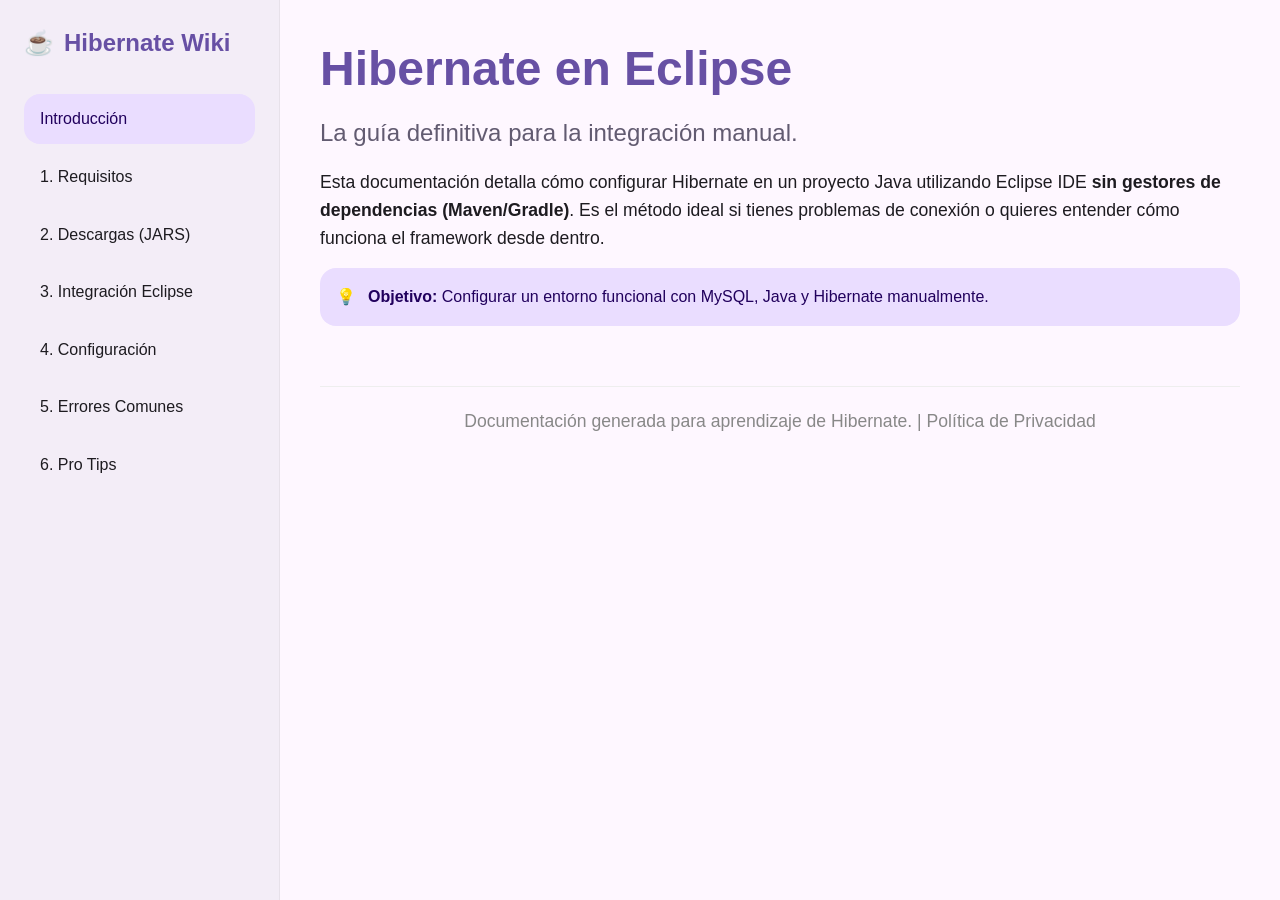
<file: guia-hibernate/index.html>
<!DOCTYPE html>
<html lang="es">

<head>
    <meta charset="UTF-8">
    <meta name="viewport" content="width=device-width, initial-scale=1.0">
    <title>Guía Hibernate + Eclipse | Introducción</title>
    <link rel="stylesheet" href="css/style.css">
</head>

<body>

    <div class="app-container">
        <!-- SIDEBAR -->
        <nav class="sidebar">
            <div class="brand">
                <span>☕</span> Hibernate Wiki
            </div>
            <a href="index.html" class="nav-link active">Introducción</a>
            <a href="requisitos.html" class="nav-link">1. Requisitos</a>
            <a href="descargas.html" class="nav-link">2. Descargas (JARS)</a>
            <a href="integracion.html" class="nav-link">3. Integración Eclipse</a>
            <a href="configuracion.html" class="nav-link">4. Configuración</a>
            <a href="errores.html" class="nav-link">5. Errores Comunes</a>
            <a href="tips.html" class="nav-link">6. Pro Tips</a>

        </nav>

        <!-- MAIN CONTENT -->
        <main class="main-content">

            <section id="intro">
                <h1>Hibernate en Eclipse</h1>
                <p style="font-size: 1.5rem; color: var(--md-sys-color-secondary);">La guía definitiva para la
                    integración manual.</p>
                <p>Esta documentación detalla cómo configurar Hibernate en un proyecto Java utilizando Eclipse IDE
                    <strong>sin gestores de dependencias (Maven/Gradle)</strong>. Es el método ideal si tienes problemas
                    de conexión o quieres entender cómo funciona el framework desde dentro.
                </p>

                <div class="alert alert-info">
                    <span>💡</span>
                    <div>
                        <strong>Objetivo:</strong> Configurar un entorno funcional con MySQL, Java y Hibernate
                        manualmente.
                    </div>
                </div>
            </section>

            <footer
                style="margin-top: 60px; padding: 20px; text-align: center; color: #888; border-top: 1px solid #eee;">
                <p>Documentación generada para aprendizaje de Hibernate. | <a href="politica.html"
                        style="color: inherit;">Política de Privacidad</a></p>
            </footer>

        </main>
    </div>

    <script src="js/script.js"></script>

</body>

</html>
</file>
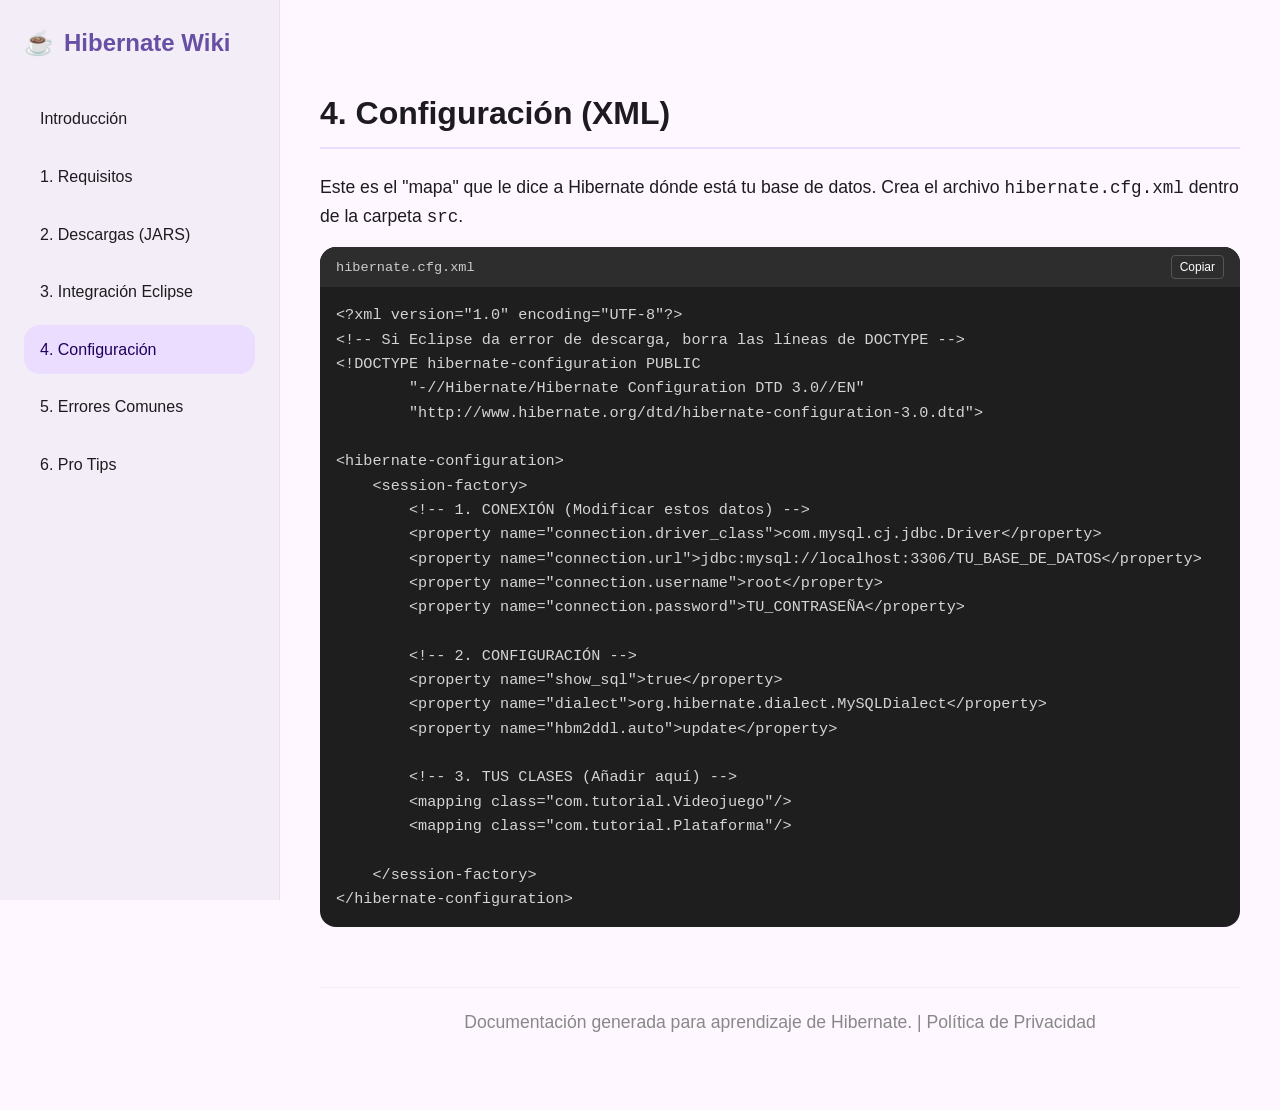
<file: guia-hibernate/configuracion.html>
<!DOCTYPE html>
<html lang="es">

<head>
    <meta charset="UTF-8">
    <meta name="viewport" content="width=device-width, initial-scale=1.0">
    <title>Guía Hibernate + Eclipse | Configuración</title>
    <link rel="stylesheet" href="css/style.css">
</head>

<body>

    <div class="app-container">
        <!-- SIDEBAR -->
        <nav class="sidebar">
            <div class="brand">
                <span>☕</span> Hibernate Wiki
            </div>
            <a href="index.html" class="nav-link">Introducción</a>
            <a href="requisitos.html" class="nav-link">1. Requisitos</a>
            <a href="descargas.html" class="nav-link">2. Descargas (JARS)</a>
            <a href="integracion.html" class="nav-link">3. Integración Eclipse</a>
            <a href="configuracion.html" class="nav-link active">4. Configuración</a>
            <a href="errores.html" class="nav-link">5. Errores Comunes</a>
            <a href="tips.html" class="nav-link">6. Pro Tips</a>

        </nav>

        <!-- MAIN CONTENT -->
        <main class="main-content">

            <section id="configuracion">
                <h2>4. Configuración (XML)</h2>
                <p>Este es el "mapa" que le dice a Hibernate dónde está tu base de datos. Crea el archivo
                    <code>hibernate.cfg.xml</code> dentro de la carpeta <code>src</code>.
                </p>

                <div class="code-container">
                    <div class="code-header">
                        <span>hibernate.cfg.xml</span>
                        <button class="copy-btn" onclick="copyCode('xml-code')">Copiar</button>
                    </div>
                    <pre id="xml-code">&lt;?xml version="1.0" encoding="UTF-8"?&gt;
&lt;!-- Si Eclipse da error de descarga, borra las líneas de DOCTYPE --&gt;
&lt;!DOCTYPE hibernate-configuration PUBLIC
        "-//Hibernate/Hibernate Configuration DTD 3.0//EN"
        "http://www.hibernate.org/dtd/hibernate-configuration-3.0.dtd"&gt;
        
&lt;hibernate-configuration&gt;
    &lt;session-factory&gt;
        &lt;!-- 1. CONEXIÓN (Modificar estos datos) --&gt;
        &lt;property name="connection.driver_class"&gt;com.mysql.cj.jdbc.Driver&lt;/property&gt;
        &lt;property name="connection.url"&gt;jdbc:mysql://localhost:3306/TU_BASE_DE_DATOS&lt;/property&gt;
        &lt;property name="connection.username"&gt;root&lt;/property&gt;
        &lt;property name="connection.password"&gt;TU_CONTRASEÑA&lt;/property&gt;

        &lt;!-- 2. CONFIGURACIÓN --&gt;
        &lt;property name="show_sql"&gt;true&lt;/property&gt;
        &lt;property name="dialect"&gt;org.hibernate.dialect.MySQLDialect&lt;/property&gt;
        &lt;property name="hbm2ddl.auto"&gt;update&lt;/property&gt;

        &lt;!-- 3. TUS CLASES (Añadir aquí) --&gt;
        &lt;mapping class="com.tutorial.Videojuego"/&gt;
        &lt;mapping class="com.tutorial.Plataforma"/&gt;
        
    &lt;/session-factory&gt;
&lt;/hibernate-configuration&gt;</pre>
                </div>
            </section>

            <footer
                style="margin-top: 60px; padding: 20px; text-align: center; color: #888; border-top: 1px solid #eee;">
                <p>Documentación generada para aprendizaje de Hibernate. | <a href="politica.html"
                        style="color: inherit;">Política de Privacidad</a></p>
            </footer>

        </main>
    </div>

    <script src="js/script.js"></script>

</body>

</html>
</file>
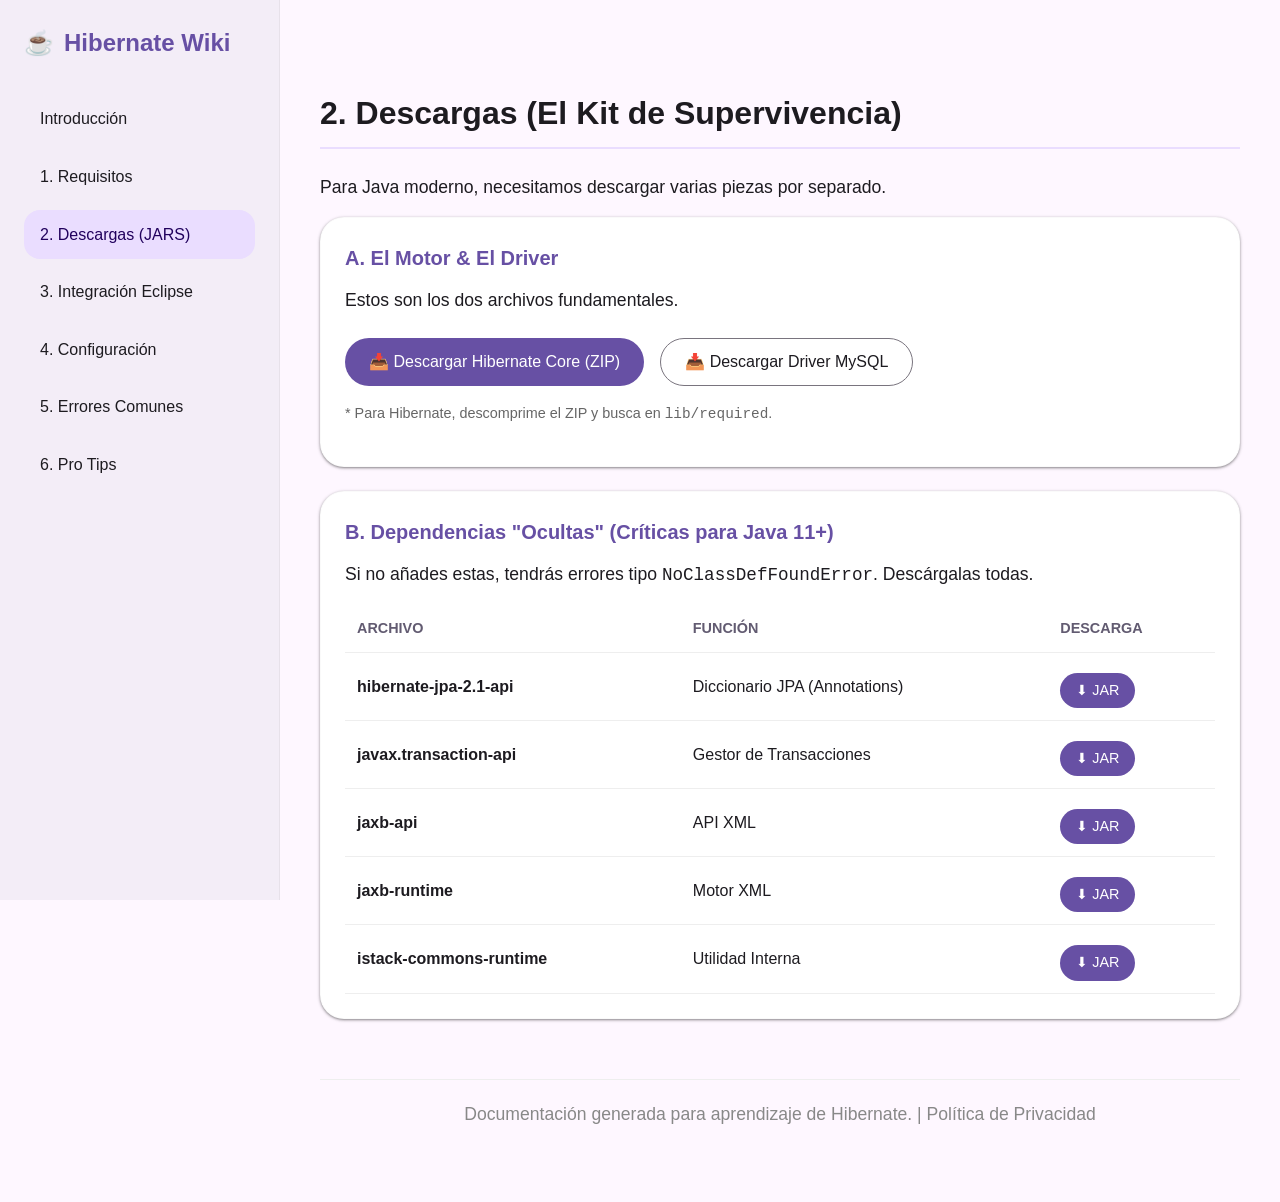
<file: guia-hibernate/descargas.html>
<!DOCTYPE html>
<html lang="es">

<head>
    <meta charset="UTF-8">
    <meta name="viewport" content="width=device-width, initial-scale=1.0">
    <title>Guía Hibernate + Eclipse | Descargas</title>
    <link rel="stylesheet" href="css/style.css">
</head>

<body>

    <div class="app-container">
        <!-- SIDEBAR -->
        <nav class="sidebar">
            <div class="brand">
                <span>☕</span> Hibernate Wiki
            </div>
            <a href="index.html" class="nav-link">Introducción</a>
            <a href="requisitos.html" class="nav-link">1. Requisitos</a>
            <a href="descargas.html" class="nav-link active">2. Descargas (JARS)</a>
            <a href="integracion.html" class="nav-link">3. Integración Eclipse</a>
            <a href="configuracion.html" class="nav-link">4. Configuración</a>
            <a href="errores.html" class="nav-link">5. Errores Comunes</a>
            <a href="tips.html" class="nav-link">6. Pro Tips</a>

        </nav>

        <!-- MAIN CONTENT -->
        <main class="main-content">

            <section id="descargas">
                <h2>2. Descargas (El Kit de Supervivencia)</h2>
                <p>Para Java moderno, necesitamos descargar varias piezas por separado.</p>

                <div class="card">
                    <div class="card-title">A. El Motor & El Driver</div>
                    <p>Estos son los dos archivos fundamentales.</p>
                    <div style="display: flex; gap: 16px; flex-wrap: wrap;">
                        <a href="https://sourceforge.net/projects/hibernate/files/hibernate-orm/" target="_blank"
                            class="btn">
                            📥 Descargar Hibernate Core (ZIP)
                        </a>
                        <a href="https://dev.mysql.com/downloads/connector/j/" target="_blank" class="btn btn-outline">
                            📥 Descargar Driver MySQL
                        </a>
                    </div>
                    <p style="margin-top: 16px; font-size: 0.9rem; color: #666;">* Para Hibernate, descomprime el ZIP y
                        busca en <code>lib/required</code>.</p>
                </div>

                <div class="card">
                    <div class="card-title">B. Dependencias "Ocultas" (Críticas para Java 11+)</div>
                    <p>Si no añades estas, tendrás errores tipo <code>NoClassDefFoundError</code>. Descárgalas todas.
                    </p>

                    <table class="download-table">
                        <thead>
                            <tr>
                                <th>Archivo</th>
                                <th>Función</th>
                                <th>Descarga</th>
                            </tr>
                        </thead>
                        <tbody>
                            <tr>
                                <td><strong>hibernate-jpa-2.1-api</strong></td>
                                <td>Diccionario JPA (Annotations)</td>
                                <td><a href="https://repo1.maven.org/maven2/org/hibernate/javax/persistence/hibernate-jpa-2.1-api/1.0.0.Final/hibernate-jpa-2.1-api-1.0.0.Final.jar"
                                        class="btn btn-small">⬇ JAR</a></td>
                            </tr>
                            <tr>
                                <td><strong>javax.transaction-api</strong></td>
                                <td>Gestor de Transacciones</td>
                                <td><a href="https://repo1.maven.org/maven2/javax/transaction/javax.transaction-api/1.3/javax.transaction-api-1.3.jar"
                                        class="btn btn-small">⬇ JAR</a></td>
                            </tr>
                            <tr>
                                <td><strong>jaxb-api</strong></td>
                                <td>API XML</td>
                                <td><a href="https://repo1.maven.org/maven2/javax/xml/bind/jaxb-api/2.3.1/jaxb-api-2.3.1.jar"
                                        class="btn btn-small">⬇ JAR</a></td>
                            </tr>
                            <tr>
                                <td><strong>jaxb-runtime</strong></td>
                                <td>Motor XML</td>
                                <td><a href="https://repo1.maven.org/maven2/org/glassfish/jaxb/jaxb-runtime/2.3.1/jaxb-runtime-2.3.1.jar"
                                        class="btn btn-small">⬇ JAR</a></td>
                            </tr>
                            <tr>
                                <td><strong>istack-commons-runtime</strong></td>
                                <td>Utilidad Interna</td>
                                <td><a href="https://repo1.maven.org/maven2/com/sun/istack/istack-commons-runtime/3.0.7/istack-commons-runtime-3.0.7.jar"
                                        class="btn btn-small">⬇ JAR</a></td>
                            </tr>
                        </tbody>
                    </table>
                </div>
            </section>

            <footer
                style="margin-top: 60px; padding: 20px; text-align: center; color: #888; border-top: 1px solid #eee;">
                <p>Documentación generada para aprendizaje de Hibernate. | <a href="politica.html"
                        style="color: inherit;">Política de Privacidad</a></p>
            </footer>

        </main>
    </div>

    <script src="js/script.js"></script>

</body>

</html>
</file>
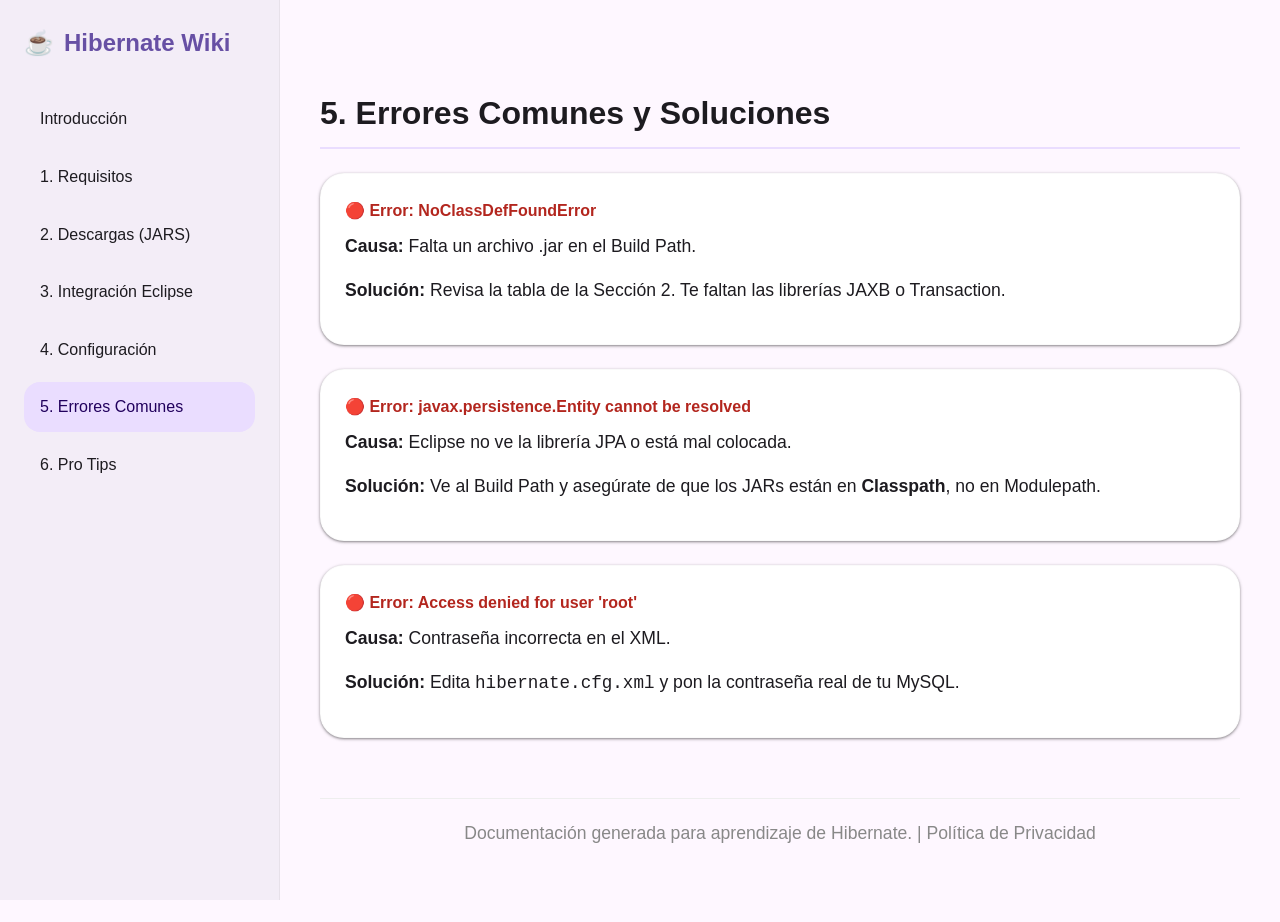
<file: guia-hibernate/errores.html>
<!DOCTYPE html>
<html lang="es">

<head>
    <meta charset="UTF-8">
    <meta name="viewport" content="width=device-width, initial-scale=1.0">
    <title>Guía Hibernate + Eclipse | Errores</title>
    <link rel="stylesheet" href="css/style.css">
</head>

<body>

    <div class="app-container">
        <!-- SIDEBAR -->
        <nav class="sidebar">
            <div class="brand">
                <span>☕</span> Hibernate Wiki
            </div>
            <a href="index.html" class="nav-link">Introducción</a>
            <a href="requisitos.html" class="nav-link">1. Requisitos</a>
            <a href="descargas.html" class="nav-link">2. Descargas (JARS)</a>
            <a href="integracion.html" class="nav-link">3. Integración Eclipse</a>
            <a href="configuracion.html" class="nav-link">4. Configuración</a>
            <a href="errores.html" class="nav-link active">5. Errores Comunes</a>
            <a href="tips.html" class="nav-link">6. Pro Tips</a>

        </nav>

        <!-- MAIN CONTENT -->
        <main class="main-content">

            <section id="errores">
                <h2>5. Errores Comunes y Soluciones</h2>

                <div class="card">
                    <div style="color: var(--md-sys-color-error); font-weight: bold; margin-bottom: 8px;">🔴 Error:
                        NoClassDefFoundError</div>
                    <p><strong>Causa:</strong> Falta un archivo .jar en el Build Path.</p>
                    <p><strong>Solución:</strong> Revisa la tabla de la Sección 2. Te faltan las librerías JAXB o
                        Transaction.</p>
                </div>

                <div class="card">
                    <div style="color: var(--md-sys-color-error); font-weight: bold; margin-bottom: 8px;">🔴 Error:
                        javax.persistence.Entity cannot be resolved</div>
                    <p><strong>Causa:</strong> Eclipse no ve la librería JPA o está mal colocada.</p>
                    <p><strong>Solución:</strong> Ve al Build Path y asegúrate de que los JARs están en
                        <strong>Classpath</strong>, no en Modulepath.
                    </p>
                </div>

                <div class="card">
                    <div style="color: var(--md-sys-color-error); font-weight: bold; margin-bottom: 8px;">🔴 Error:
                        Access denied for user 'root'</div>
                    <p><strong>Causa:</strong> Contraseña incorrecta en el XML.</p>
                    <p><strong>Solución:</strong> Edita <code>hibernate.cfg.xml</code> y pon la contraseña real de tu
                        MySQL.</p>
                </div>
            </section>

            <footer
                style="margin-top: 60px; padding: 20px; text-align: center; color: #888; border-top: 1px solid #eee;">
                <p>Documentación generada para aprendizaje de Hibernate. | <a href="politica.html"
                        style="color: inherit;">Política de Privacidad</a></p>
            </footer>

        </main>
    </div>

    <script src="js/script.js"></script>

</body>

</html>
</file>
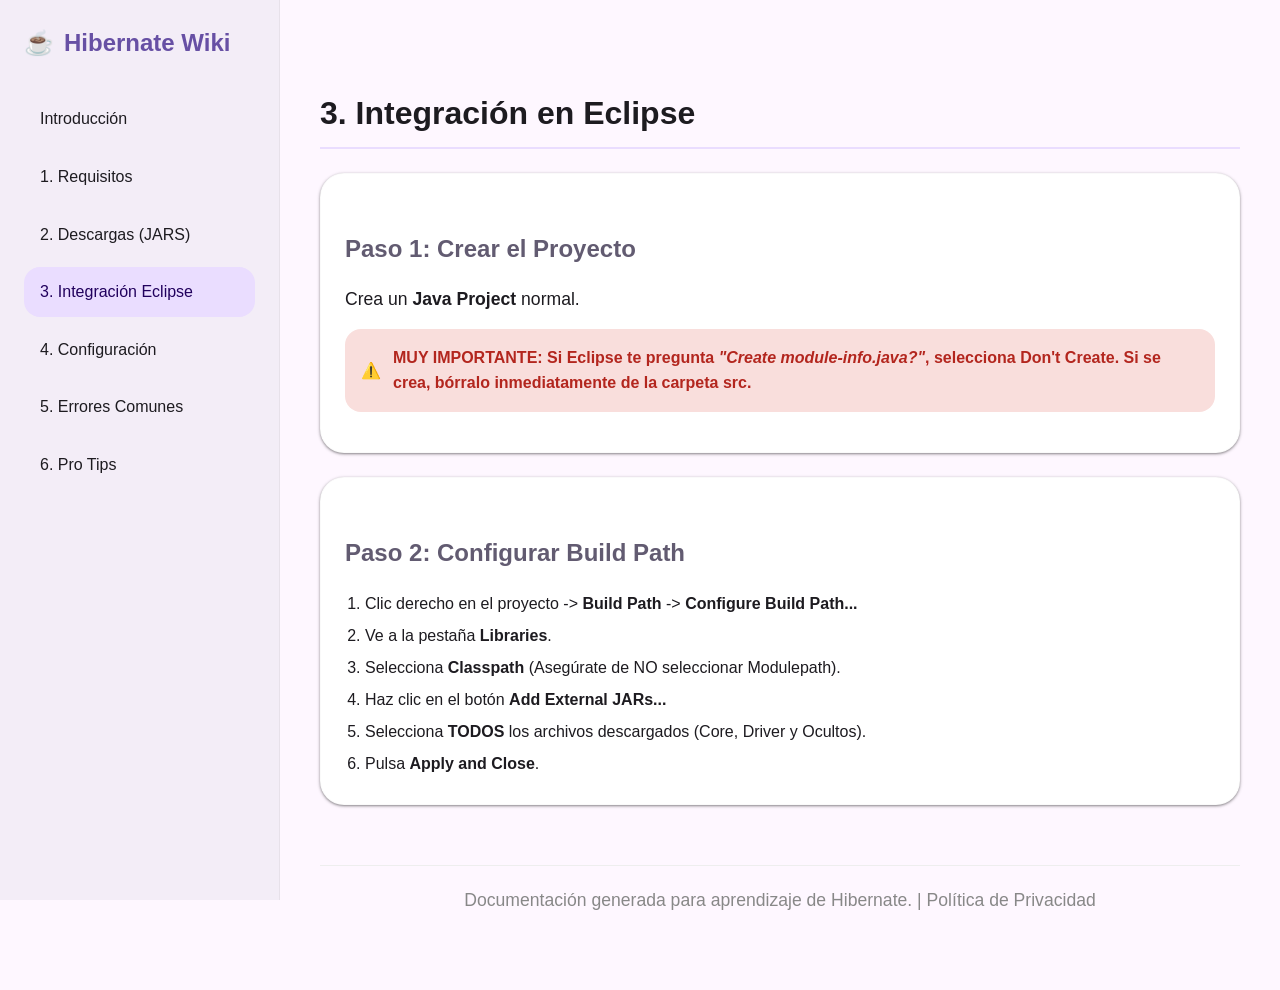
<file: guia-hibernate/integracion.html>
<!DOCTYPE html>
<html lang="es">

<head>
    <meta charset="UTF-8">
    <meta name="viewport" content="width=device-width, initial-scale=1.0">
    <title>Guía Hibernate + Eclipse | Integración</title>
    <link rel="stylesheet" href="css/style.css">
</head>

<body>

    <div class="app-container">
        <!-- SIDEBAR -->
        <nav class="sidebar">
            <div class="brand">
                <span>☕</span> Hibernate Wiki
            </div>
            <a href="index.html" class="nav-link">Introducción</a>
            <a href="requisitos.html" class="nav-link">1. Requisitos</a>
            <a href="descargas.html" class="nav-link">2. Descargas (JARS)</a>
            <a href="integracion.html" class="nav-link active">3. Integración Eclipse</a>
            <a href="configuracion.html" class="nav-link">4. Configuración</a>
            <a href="errores.html" class="nav-link">5. Errores Comunes</a>
            <a href="tips.html" class="nav-link">6. Pro Tips</a>

        </nav>

        <!-- MAIN CONTENT -->
        <main class="main-content">

            <section id="integracion">
                <h2>3. Integración en Eclipse</h2>

                <div class="card">
                    <h3>Paso 1: Crear el Proyecto</h3>
                    <p>Crea un <strong>Java Project</strong> normal.</p>
                    <div class="alert alert-error">
                        <span>⚠️</span>
                        <div>
                            <strong>MUY IMPORTANTE:</strong> Si Eclipse te pregunta <em>"Create module-info.java?"</em>,
                            selecciona <strong>Don't Create</strong>. Si se crea, bórralo inmediatamente de la carpeta
                            src.
                        </div>
                    </div>
                </div>

                <div class="card">
                    <h3>Paso 2: Configurar Build Path</h3>
                    <ol style="padding-left: 20px; line-height: 2;">
                        <li>Clic derecho en el proyecto -> <strong>Build Path</strong> -> <strong>Configure Build
                                Path...</strong></li>
                        <li>Ve a la pestaña <strong>Libraries</strong>.</li>
                        <li>Selecciona <strong>Classpath</strong> (Asegúrate de NO seleccionar Modulepath).</li>
                        <li>Haz clic en el botón <strong>Add External JARs...</strong></li>
                        <li>Selecciona <strong>TODOS</strong> los archivos descargados (Core, Driver y Ocultos).</li>
                        <li>Pulsa <strong>Apply and Close</strong>.</li>
                    </ol>
                </div>
            </section>

            <footer
                style="margin-top: 60px; padding: 20px; text-align: center; color: #888; border-top: 1px solid #eee;">
                <p>Documentación generada para aprendizaje de Hibernate. | <a href="politica.html"
                        style="color: inherit;">Política de Privacidad</a></p>
            </footer>

        </main>
    </div>

    <script src="js/script.js"></script>

</body>

</html>
</file>
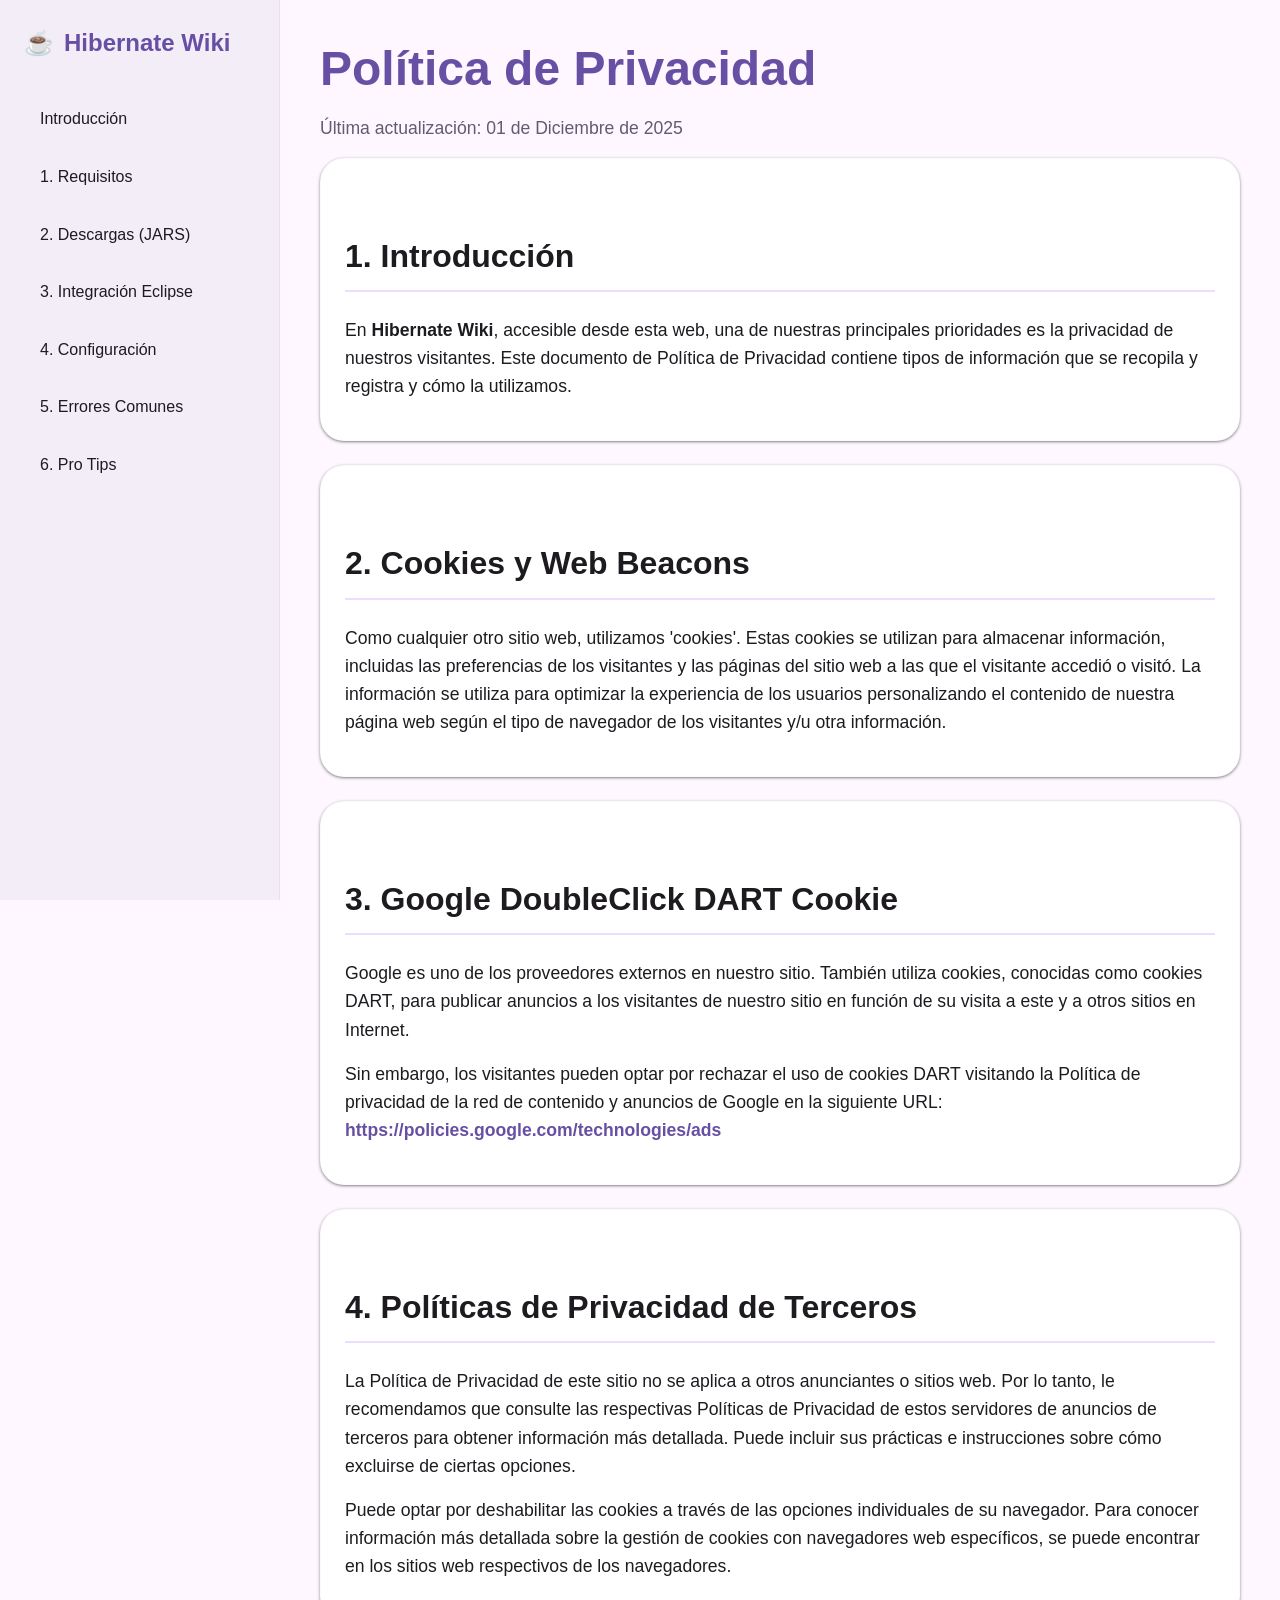
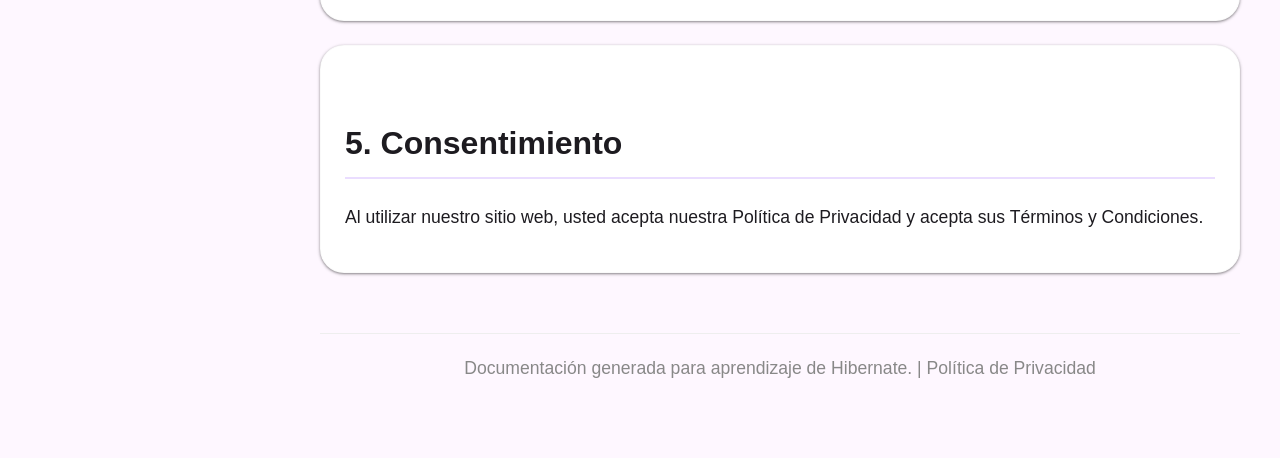
<file: guia-hibernate/politica.html>
<!DOCTYPE html>
<html lang="es">

<head>
    <meta charset="UTF-8">
    <meta name="viewport" content="width=device-width, initial-scale=1.0">
    <title>Guía Hibernate + Eclipse | Política de Privacidad</title>
    <link rel="stylesheet" href="css/style.css">
</head>

<body>

    <div class="app-container">
        <!-- SIDEBAR -->
        <nav class="sidebar">
            <div class="brand">
                <span>☕</span> Hibernate Wiki
            </div>
            <a href="index.html" class="nav-link">Introducción</a>
            <a href="requisitos.html" class="nav-link">1. Requisitos</a>
            <a href="descargas.html" class="nav-link">2. Descargas (JARS)</a>
            <a href="integracion.html" class="nav-link">3. Integración Eclipse</a>
            <a href="configuracion.html" class="nav-link">4. Configuración</a>
            <a href="errores.html" class="nav-link">5. Errores Comunes</a>
            <a href="tips.html" class="nav-link">6. Pro Tips</a>

        </nav>

        <!-- MAIN CONTENT -->
        <main class="main-content">

            <section id="politica">
                <h1>Política de Privacidad</h1>
                <p style="font-size: 1.1rem; color: var(--md-sys-color-secondary);">Última actualización: 01 de
                    Diciembre de 2025</p>

                <div class="card">
                    <h2>1. Introducción</h2>
                    <p>En <strong>Hibernate Wiki</strong>, accesible desde esta web, una de nuestras principales
                        prioridades es la privacidad de nuestros visitantes. Este documento de Política de Privacidad
                        contiene tipos de información que se recopila y registra y cómo la utilizamos.</p>
                </div>

                <div class="card">
                    <h2>2. Cookies y Web Beacons</h2>
                    <p>Como cualquier otro sitio web, utilizamos 'cookies'. Estas cookies se utilizan para almacenar
                        información, incluidas las preferencias de los visitantes y las páginas del sitio web a las que
                        el visitante accedió o visitó. La información se utiliza para optimizar la experiencia de los
                        usuarios personalizando el contenido de nuestra página web según el tipo de navegador de los
                        visitantes y/u otra información.</p>
                </div>

                <div class="card">
                    <h2>3. Google DoubleClick DART Cookie</h2>
                    <p>Google es uno de los proveedores externos en nuestro sitio. También utiliza cookies, conocidas
                        como cookies DART, para publicar anuncios a los visitantes de nuestro sitio en función de su
                        visita a este y a otros sitios en Internet.</p>
                    <p>Sin embargo, los visitantes pueden optar por rechazar el uso de cookies DART visitando la
                        Política de privacidad de la red de contenido y anuncios de Google en la siguiente URL: <a
                            href="https://policies.google.com/technologies/ads" target="_blank"
                            style="color: var(--md-sys-color-primary); font-weight: bold;">https://policies.google.com/technologies/ads</a>
                    </p>
                </div>

                <div class="card">
                    <h2>4. Políticas de Privacidad de Terceros</h2>
                    <p>La Política de Privacidad de este sitio no se aplica a otros anunciantes o sitios web. Por lo
                        tanto, le recomendamos que consulte las respectivas Políticas de Privacidad de estos servidores
                        de anuncios de terceros para obtener información más detallada. Puede incluir sus prácticas e
                        instrucciones sobre cómo excluirse de ciertas opciones.</p>
                    <p>Puede optar por deshabilitar las cookies a través de las opciones individuales de su navegador.
                        Para conocer información más detallada sobre la gestión de cookies con navegadores web
                        específicos, se puede encontrar en los sitios web respectivos de los navegadores.</p>
                </div>

                <div class="card">
                    <h2>5. Consentimiento</h2>
                    <p>Al utilizar nuestro sitio web, usted acepta nuestra Política de Privacidad y acepta sus Términos
                        y Condiciones.</p>
                </div>
            </section>

            <footer
                style="margin-top: 60px; padding: 20px; text-align: center; color: #888; border-top: 1px solid #eee;">
                <p>Documentación generada para aprendizaje de Hibernate. | <a href="politica.html"
                        style="color: inherit;">Política de Privacidad</a></p>
            </footer>

        </main>
    </div>

    <script src="js/script.js"></script>

</body>

</html>
</file>
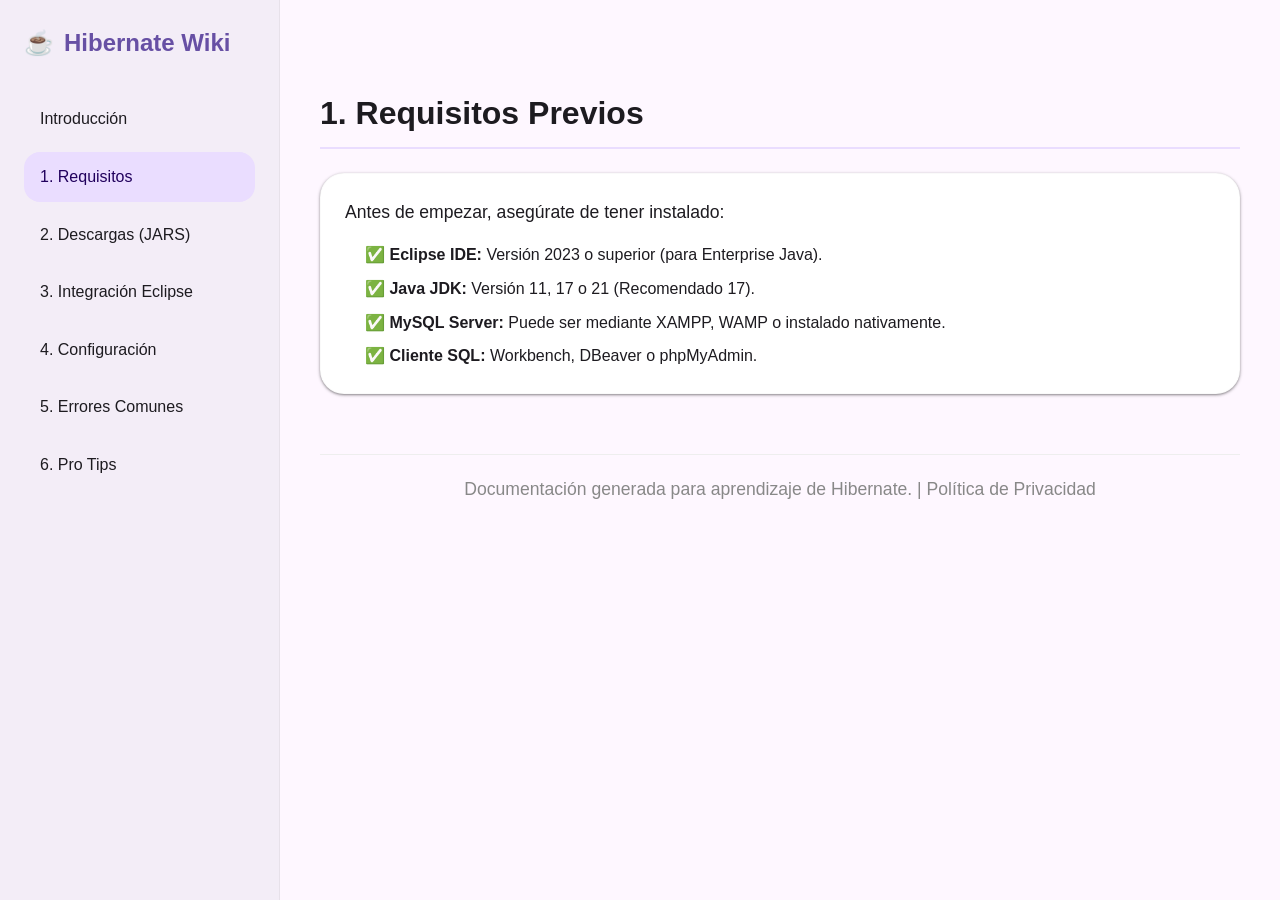
<file: guia-hibernate/requisitos.html>
<!DOCTYPE html>
<html lang="es">

<head>
    <meta charset="UTF-8">
    <meta name="viewport" content="width=device-width, initial-scale=1.0">
    <title>Guía Hibernate + Eclipse | Requisitos</title>
    <link rel="stylesheet" href="css/style.css">
</head>

<body>

    <div class="app-container">
        <!-- SIDEBAR -->
        <nav class="sidebar">
            <div class="brand">
                <span>☕</span> Hibernate Wiki
            </div>
            <a href="index.html" class="nav-link">Introducción</a>
            <a href="requisitos.html" class="nav-link active">1. Requisitos</a>
            <a href="descargas.html" class="nav-link">2. Descargas (JARS)</a>
            <a href="integracion.html" class="nav-link">3. Integración Eclipse</a>
            <a href="configuracion.html" class="nav-link">4. Configuración</a>
            <a href="errores.html" class="nav-link">5. Errores Comunes</a>
            <a href="tips.html" class="nav-link">6. Pro Tips</a>

        </nav>

        <!-- MAIN CONTENT -->
        <main class="main-content">

            <section id="requisitos">
                <h2>1. Requisitos Previos</h2>
                <div class="card">
                    <p>Antes de empezar, asegúrate de tener instalado:</p>
                    <ul style="padding-left: 20px;">
                        <li style="margin-bottom: 8px;">✅ <strong>Eclipse IDE:</strong> Versión 2023 o superior (para
                            Enterprise Java).</li>
                        <li style="margin-bottom: 8px;">✅ <strong>Java JDK:</strong> Versión 11, 17 o 21 (Recomendado
                            17).</li>
                        <li style="margin-bottom: 8px;">✅ <strong>MySQL Server:</strong> Puede ser mediante XAMPP, WAMP
                            o instalado nativamente.</li>
                        <li>✅ <strong>Cliente SQL:</strong> Workbench, DBeaver o phpMyAdmin.</li>
                    </ul>
                </div>
            </section>

            <footer
                style="margin-top: 60px; padding: 20px; text-align: center; color: #888; border-top: 1px solid #eee;">
                <p>Documentación generada para aprendizaje de Hibernate. | <a href="politica.html"
                        style="color: inherit;">Política de Privacidad</a></p>
            </footer>

        </main>
    </div>

    <script src="js/script.js"></script>

</body>

</html>
</file>
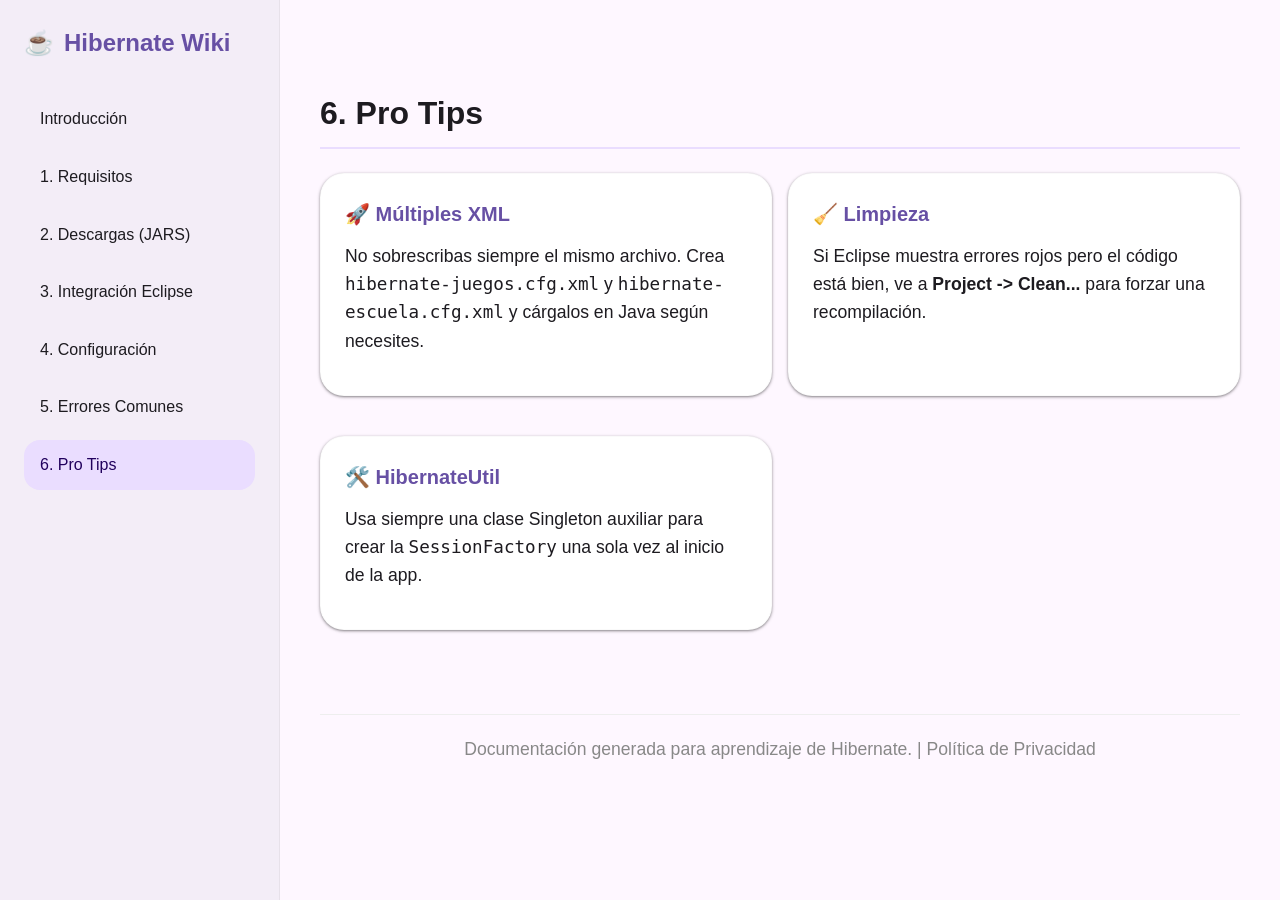
<file: guia-hibernate/tips.html>
<!DOCTYPE html>
<html lang="es">

<head>
    <meta charset="UTF-8">
    <meta name="viewport" content="width=device-width, initial-scale=1.0">
    <title>Guía Hibernate + Eclipse | Pro Tips</title>
    <link rel="stylesheet" href="css/style.css">
</head>

<body>

    <div class="app-container">
        <!-- SIDEBAR -->
        <nav class="sidebar">
            <div class="brand">
                <span>☕</span> Hibernate Wiki
            </div>
            <a href="index.html" class="nav-link">Introducción</a>
            <a href="requisitos.html" class="nav-link">1. Requisitos</a>
            <a href="descargas.html" class="nav-link">2. Descargas (JARS)</a>
            <a href="integracion.html" class="nav-link">3. Integración Eclipse</a>
            <a href="configuracion.html" class="nav-link">4. Configuración</a>
            <a href="errores.html" class="nav-link">5. Errores Comunes</a>
            <a href="tips.html" class="nav-link active">6. Pro Tips</a>

        </nav>

        <!-- MAIN CONTENT -->
        <main class="main-content">

            <section id="pro-tips">
                <h2>6. Pro Tips</h2>
                <div style="display: grid; grid-template-columns: repeat(auto-fit, minmax(300px, 1fr)); gap: 16px;">
                    <div class="card">
                        <div class="card-title">🚀 Múltiples XML</div>
                        <p>No sobrescribas siempre el mismo archivo. Crea <code>hibernate-juegos.cfg.xml</code> y
                            <code>hibernate-escuela.cfg.xml</code> y cárgalos en Java según necesites.
                        </p>
                    </div>
                    <div class="card">
                        <div class="card-title">🧹 Limpieza</div>
                        <p>Si Eclipse muestra errores rojos pero el código está bien, ve a <strong>Project ->
                                Clean...</strong> para forzar una recompilación.</p>
                    </div>
                    <div class="card">
                        <div class="card-title">🛠️ HibernateUtil</div>
                        <p>Usa siempre una clase Singleton auxiliar para crear la <code>SessionFactory</code> una sola
                            vez al inicio de la app.</p>
                    </div>
                </div>
            </section>

            <footer
                style="margin-top: 60px; padding: 20px; text-align: center; color: #888; border-top: 1px solid #eee;">
                <p>Documentación generada para aprendizaje de Hibernate. | <a href="politica.html"
                        style="color: inherit;">Política de Privacidad</a></p>
            </footer>

        </main>
    </div>

    <script src="js/script.js"></script>

</body>

</html>
</file>
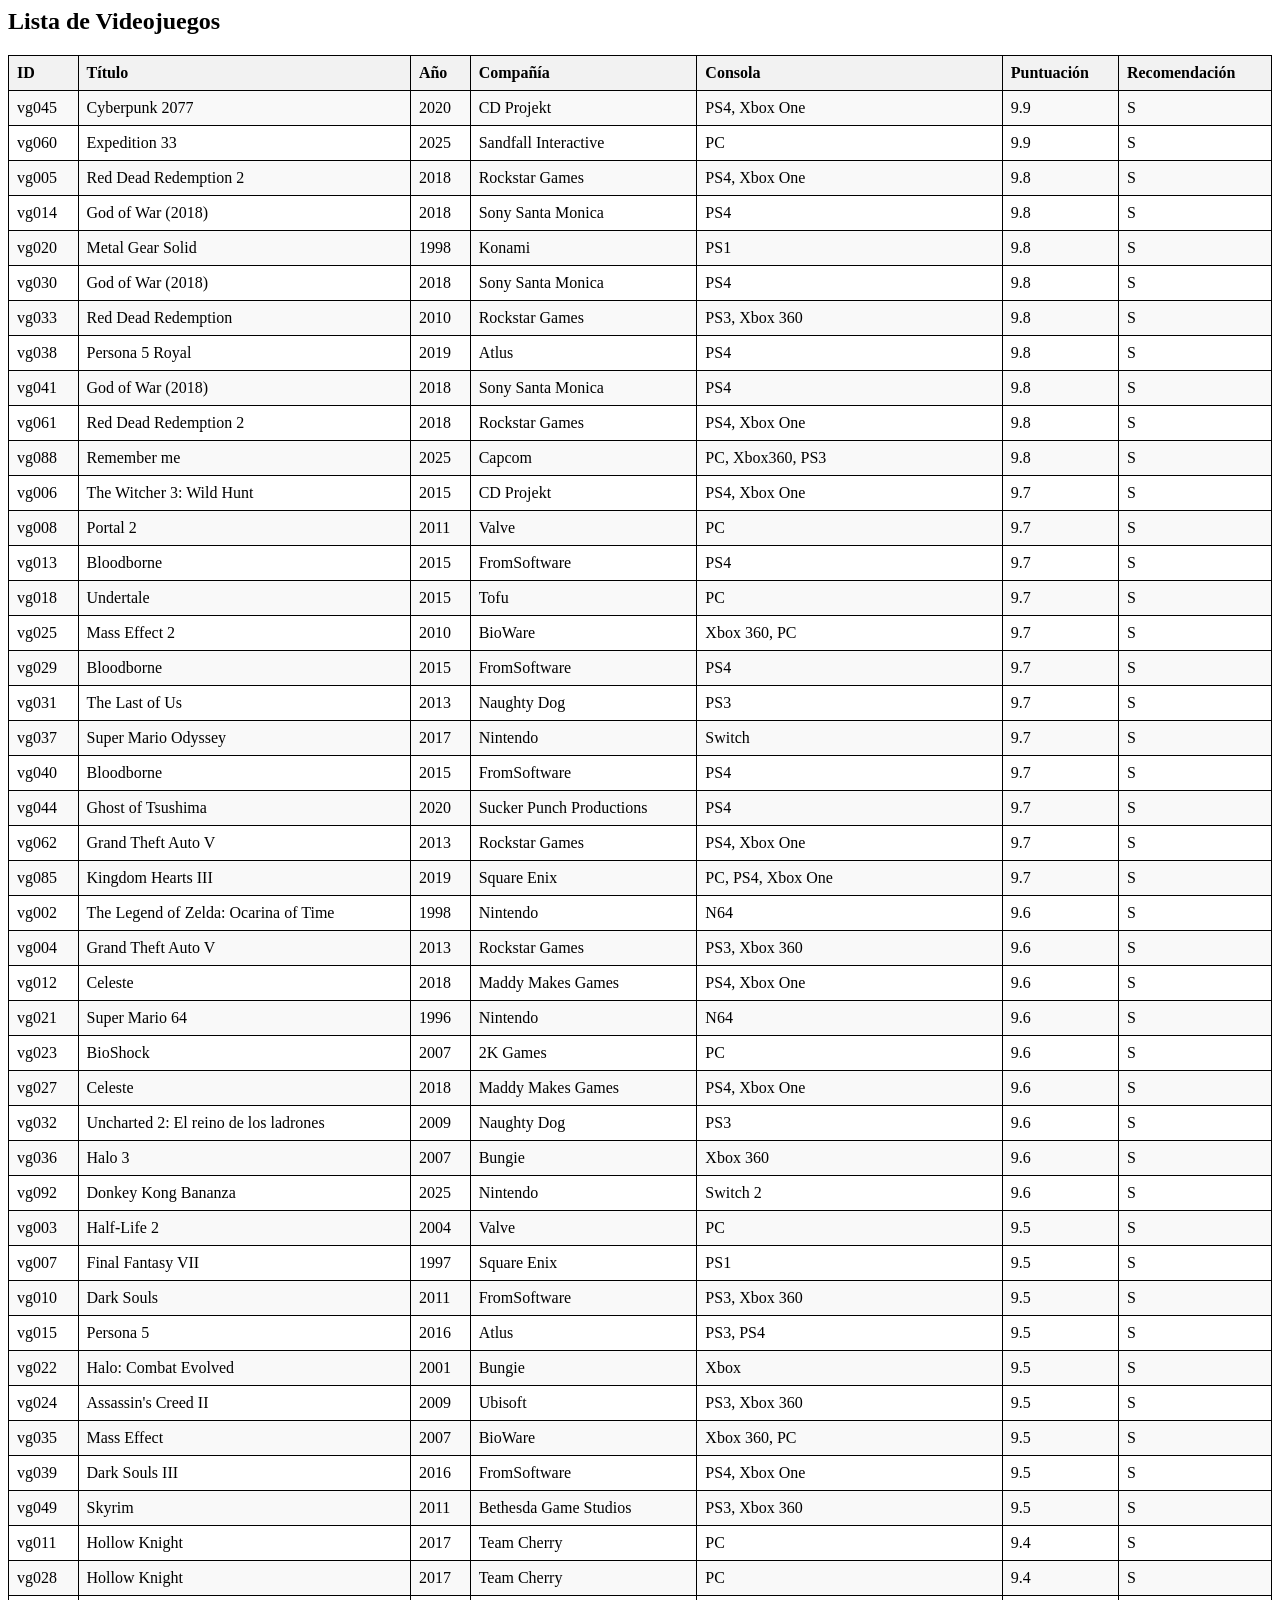
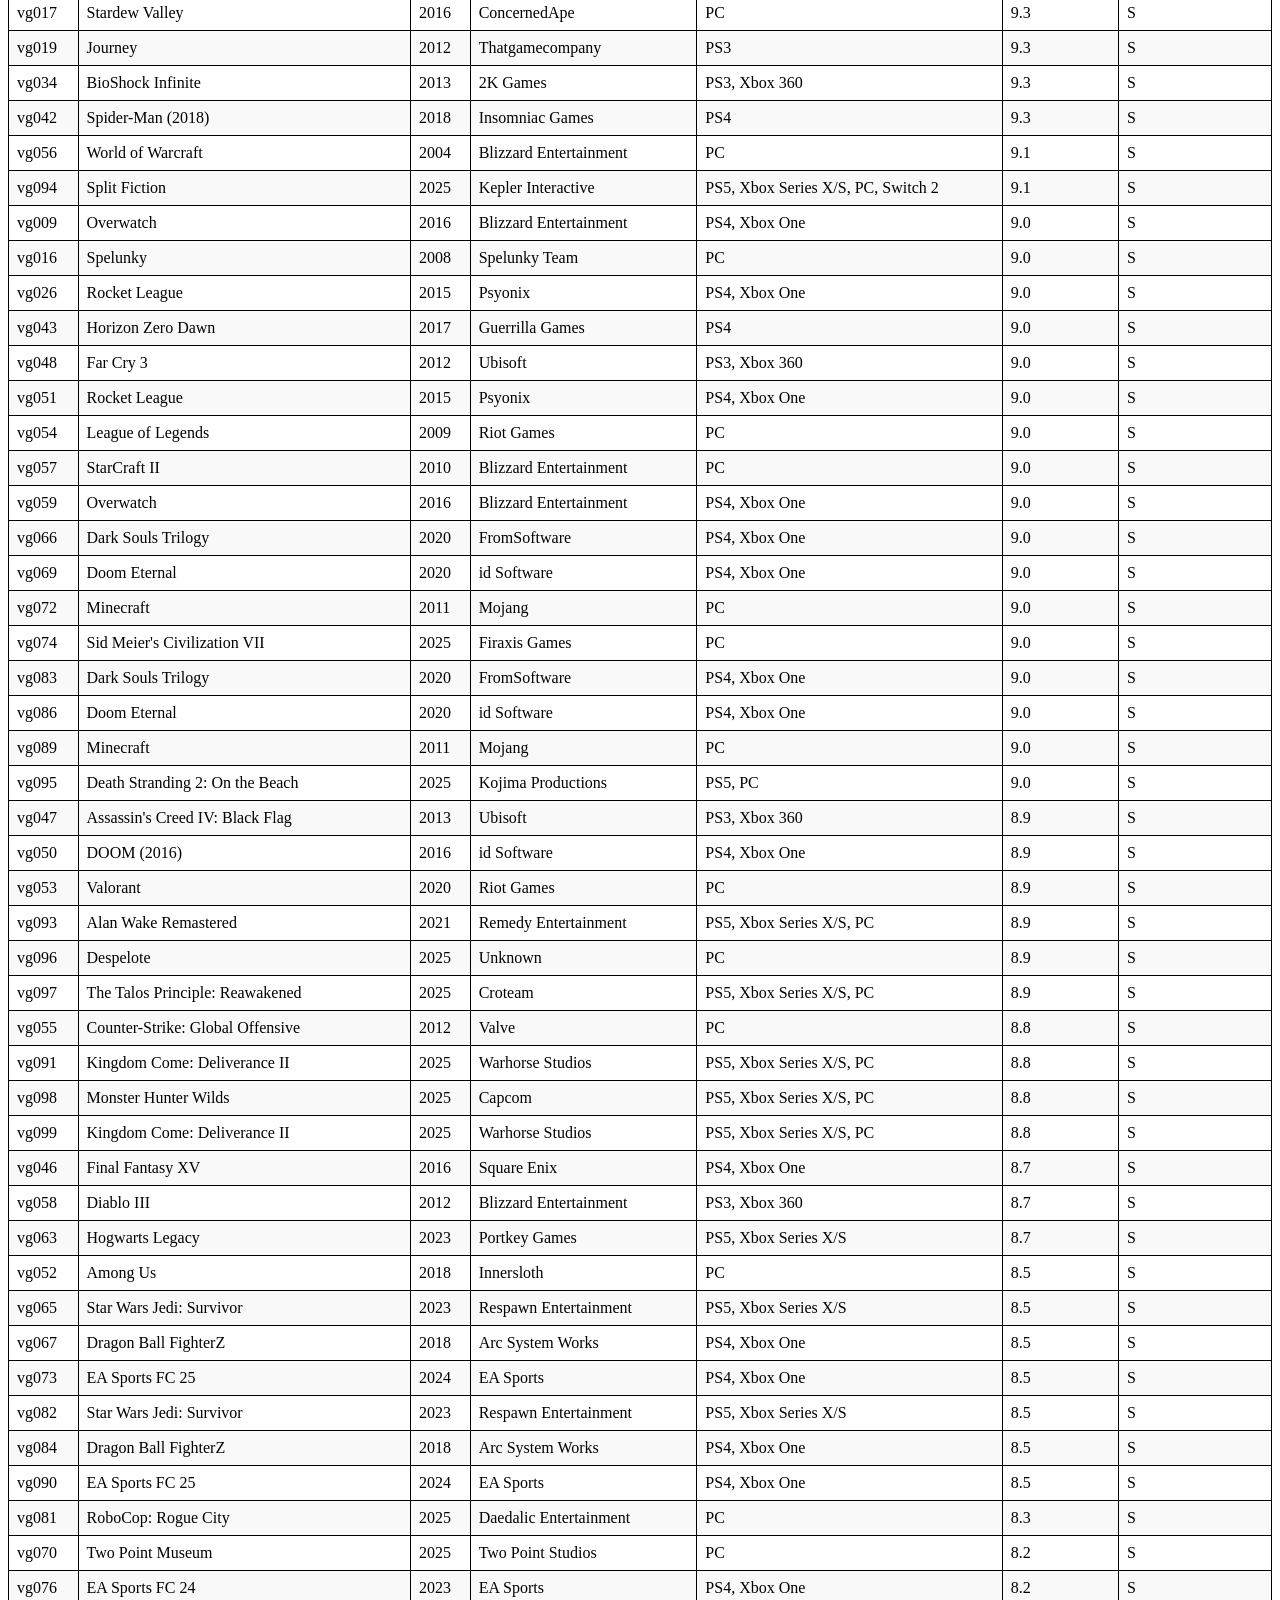
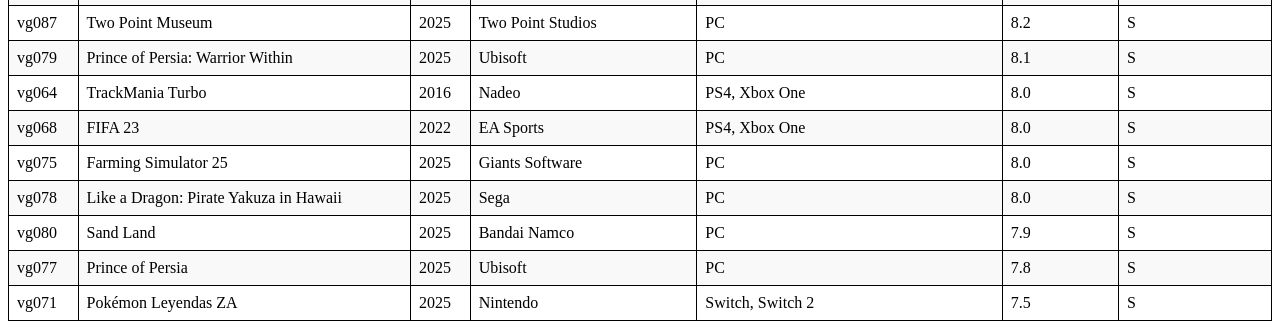
<file: src/ENTREGABLE_OBLIGATORIO_2_XML_XSL_HTML/Catalogo_recomendado_top.html>
<html>
    <head>
        <META http-equiv="Content-Type" content="text/html; charset=UTF-8">
        <title>Lista de Videojuegos</title>
        <style>
          table {
            border-collapse: collapse;
            width: 100%;
          }
          th, td {
            border: 1px solid black;
            padding: 8px;
            text-align: left;
          }
          th {
            background-color: #f2f2f2;
          }
          tr:nth-child(even) {
            background-color: #f9f9f9;
          }
        </style>
    </head>
    <body>
        <h2>Lista de Videojuegos</h2>
        <table>
            <tr>
                <th>ID</th><th>T&iacute;tulo</th><th>A&ntilde;o</th><th>Compa&ntilde;&iacute;a</th><th>Consola</th><th>Puntuaci&oacute;n</th><th>Recomendaci&oacute;n</th>
            </tr>
            <tr>
                <td>vg045</td><td>Cyberpunk 2077</td><td>2020</td><td>CD Projekt</td><td>PS4, Xbox One</td><td>9.9</td><td>S</td>
            </tr>
            <tr>
                <td>vg060</td><td>Expedition 33</td><td>2025</td><td>Sandfall Interactive</td><td>PC</td><td>9.9</td><td>S</td>
            </tr>
            <tr>
                <td>vg005</td><td>Red Dead Redemption 2</td><td>2018</td><td>Rockstar Games</td><td>PS4, Xbox One</td><td>9.8</td><td>S</td>
            </tr>
            <tr>
                <td>vg014</td><td>God of War (2018)</td><td>2018</td><td>Sony Santa Monica</td><td>PS4</td><td>9.8</td><td>S</td>
            </tr>
            <tr>
                <td>vg020</td><td>Metal Gear Solid</td><td>1998</td><td>Konami</td><td>PS1</td><td>9.8</td><td>S</td>
            </tr>
            <tr>
                <td>vg030</td><td>God of War (2018)</td><td>2018</td><td>Sony Santa Monica</td><td>PS4</td><td>9.8</td><td>S</td>
            </tr>
            <tr>
                <td>vg033</td><td>Red Dead Redemption</td><td>2010</td><td>Rockstar Games</td><td>PS3, Xbox 360</td><td>9.8</td><td>S</td>
            </tr>
            <tr>
                <td>vg038</td><td>Persona 5 Royal</td><td>2019</td><td>Atlus</td><td>PS4</td><td>9.8</td><td>S</td>
            </tr>
            <tr>
                <td>vg041</td><td>God of War (2018)</td><td>2018</td><td>Sony Santa Monica</td><td>PS4</td><td>9.8</td><td>S</td>
            </tr>
            <tr>
                <td>vg061</td><td>Red Dead Redemption 2</td><td>2018</td><td>Rockstar Games</td><td>PS4, Xbox One</td><td>9.8</td><td>S</td>
            </tr>
            <tr>
                <td>vg088</td><td>Remember me</td><td>2025</td><td>Capcom</td><td>PC, Xbox360, PS3</td><td>9.8</td><td>S</td>
            </tr>
            <tr>
                <td>vg006</td><td>The Witcher 3: Wild Hunt</td><td>2015</td><td>CD Projekt</td><td>PS4, Xbox One</td><td>9.7</td><td>S</td>
            </tr>
            <tr>
                <td>vg008</td><td>Portal 2</td><td>2011</td><td>Valve</td><td>PC</td><td>9.7</td><td>S</td>
            </tr>
            <tr>
                <td>vg013</td><td>Bloodborne</td><td>2015</td><td>FromSoftware</td><td>PS4</td><td>9.7</td><td>S</td>
            </tr>
            <tr>
                <td>vg018</td><td>Undertale</td><td>2015</td><td>Tofu</td><td>PC</td><td>9.7</td><td>S</td>
            </tr>
            <tr>
                <td>vg025</td><td>Mass Effect 2</td><td>2010</td><td>BioWare</td><td>Xbox 360, PC</td><td>9.7</td><td>S</td>
            </tr>
            <tr>
                <td>vg029</td><td>Bloodborne</td><td>2015</td><td>FromSoftware</td><td>PS4</td><td>9.7</td><td>S</td>
            </tr>
            <tr>
                <td>vg031</td><td>The Last of Us</td><td>2013</td><td>Naughty Dog</td><td>PS3</td><td>9.7</td><td>S</td>
            </tr>
            <tr>
                <td>vg037</td><td>Super Mario Odyssey</td><td>2017</td><td>Nintendo</td><td>Switch</td><td>9.7</td><td>S</td>
            </tr>
            <tr>
                <td>vg040</td><td>Bloodborne</td><td>2015</td><td>FromSoftware</td><td>PS4</td><td>9.7</td><td>S</td>
            </tr>
            <tr>
                <td>vg044</td><td>Ghost of Tsushima</td><td>2020</td><td>Sucker Punch Productions</td><td>PS4</td><td>9.7</td><td>S</td>
            </tr>
            <tr>
                <td>vg062</td><td>Grand Theft Auto V</td><td>2013</td><td>Rockstar Games</td><td>PS4, Xbox One</td><td>9.7</td><td>S</td>
            </tr>
            <tr>
                <td>vg085</td><td>Kingdom Hearts III</td><td>2019</td><td>Square Enix</td><td>PC, PS4, Xbox One</td><td>9.7</td><td>S</td>
            </tr>
            <tr>
                <td>vg002</td><td>The Legend of Zelda: Ocarina of Time</td><td>1998</td><td>Nintendo</td><td>N64</td><td>9.6</td><td>S</td>
            </tr>
            <tr>
                <td>vg004</td><td>Grand Theft Auto V</td><td>2013</td><td>Rockstar Games</td><td>PS3, Xbox 360</td><td>9.6</td><td>S</td>
            </tr>
            <tr>
                <td>vg012</td><td>Celeste</td><td>2018</td><td>Maddy Makes Games</td><td>PS4, Xbox One</td><td>9.6</td><td>S</td>
            </tr>
            <tr>
                <td>vg021</td><td>Super Mario 64</td><td>1996</td><td>Nintendo</td><td>N64</td><td>9.6</td><td>S</td>
            </tr>
            <tr>
                <td>vg023</td><td>BioShock</td><td>2007</td><td>2K Games</td><td>PC</td><td>9.6</td><td>S</td>
            </tr>
            <tr>
                <td>vg027</td><td>Celeste</td><td>2018</td><td>Maddy Makes Games</td><td>PS4, Xbox One</td><td>9.6</td><td>S</td>
            </tr>
            <tr>
                <td>vg032</td><td>Uncharted 2: El reino de los ladrones</td><td>2009</td><td>Naughty Dog</td><td>PS3</td><td>9.6</td><td>S</td>
            </tr>
            <tr>
                <td>vg036</td><td>Halo 3</td><td>2007</td><td>Bungie</td><td>Xbox 360</td><td>9.6</td><td>S</td>
            </tr>
            <tr>
                <td>vg092</td><td>Donkey Kong Bananza</td><td>2025</td><td>Nintendo</td><td>Switch 2</td><td>9.6</td><td>S</td>
            </tr>
            <tr>
                <td>vg003</td><td>Half-Life 2</td><td>2004</td><td>Valve</td><td>PC</td><td>9.5</td><td>S</td>
            </tr>
            <tr>
                <td>vg007</td><td>Final Fantasy VII</td><td>1997</td><td>Square Enix</td><td>PS1</td><td>9.5</td><td>S</td>
            </tr>
            <tr>
                <td>vg010</td><td>Dark Souls</td><td>2011</td><td>FromSoftware</td><td>PS3, Xbox 360</td><td>9.5</td><td>S</td>
            </tr>
            <tr>
                <td>vg015</td><td>Persona 5</td><td>2016</td><td>Atlus</td><td>PS3, PS4</td><td>9.5</td><td>S</td>
            </tr>
            <tr>
                <td>vg022</td><td>Halo: Combat Evolved</td><td>2001</td><td>Bungie</td><td>Xbox</td><td>9.5</td><td>S</td>
            </tr>
            <tr>
                <td>vg024</td><td>Assassin's Creed II</td><td>2009</td><td>Ubisoft</td><td>PS3, Xbox 360</td><td>9.5</td><td>S</td>
            </tr>
            <tr>
                <td>vg035</td><td>Mass Effect</td><td>2007</td><td>BioWare</td><td>Xbox 360, PC</td><td>9.5</td><td>S</td>
            </tr>
            <tr>
                <td>vg039</td><td>Dark Souls III</td><td>2016</td><td>FromSoftware</td><td>PS4, Xbox One</td><td>9.5</td><td>S</td>
            </tr>
            <tr>
                <td>vg049</td><td>Skyrim</td><td>2011</td><td>Bethesda Game Studios</td><td>PS3, Xbox 360</td><td>9.5</td><td>S</td>
            </tr>
            <tr>
                <td>vg011</td><td>Hollow Knight</td><td>2017</td><td>Team Cherry</td><td>PC</td><td>9.4</td><td>S</td>
            </tr>
            <tr>
                <td>vg028</td><td>Hollow Knight</td><td>2017</td><td>Team Cherry</td><td>PC</td><td>9.4</td><td>S</td>
            </tr>
            <tr>
                <td>vg017</td><td>Stardew Valley</td><td>2016</td><td>ConcernedApe</td><td>PC</td><td>9.3</td><td>S</td>
            </tr>
            <tr>
                <td>vg019</td><td>Journey</td><td>2012</td><td>Thatgamecompany</td><td>PS3</td><td>9.3</td><td>S</td>
            </tr>
            <tr>
                <td>vg034</td><td>BioShock Infinite</td><td>2013</td><td>2K Games</td><td>PS3, Xbox 360</td><td>9.3</td><td>S</td>
            </tr>
            <tr>
                <td>vg042</td><td>Spider-Man (2018)</td><td>2018</td><td>Insomniac Games</td><td>PS4</td><td>9.3</td><td>S</td>
            </tr>
            <tr>
                <td>vg056</td><td>World of Warcraft</td><td>2004</td><td>Blizzard Entertainment</td><td>PC</td><td>9.1</td><td>S</td>
            </tr>
            <tr>
                <td>vg094</td><td>Split Fiction</td><td>2025</td><td>Kepler Interactive</td><td>PS5, Xbox Series X/S, PC, Switch 2</td><td>9.1</td><td>S</td>
            </tr>
            <tr>
                <td>vg009</td><td>Overwatch</td><td>2016</td><td>Blizzard Entertainment</td><td>PS4, Xbox One</td><td>9.0</td><td>S</td>
            </tr>
            <tr>
                <td>vg016</td><td>Spelunky</td><td>2008</td><td>Spelunky Team</td><td>PC</td><td>9.0</td><td>S</td>
            </tr>
            <tr>
                <td>vg026</td><td>Rocket League</td><td>2015</td><td>Psyonix</td><td>PS4, Xbox One</td><td>9.0</td><td>S</td>
            </tr>
            <tr>
                <td>vg043</td><td>Horizon Zero Dawn</td><td>2017</td><td>Guerrilla Games</td><td>PS4</td><td>9.0</td><td>S</td>
            </tr>
            <tr>
                <td>vg048</td><td>Far Cry 3</td><td>2012</td><td>Ubisoft</td><td>PS3, Xbox 360</td><td>9.0</td><td>S</td>
            </tr>
            <tr>
                <td>vg051</td><td>Rocket League</td><td>2015</td><td>Psyonix</td><td>PS4, Xbox One</td><td>9.0</td><td>S</td>
            </tr>
            <tr>
                <td>vg054</td><td>League of Legends</td><td>2009</td><td>Riot Games</td><td>PC</td><td>9.0</td><td>S</td>
            </tr>
            <tr>
                <td>vg057</td><td>StarCraft II</td><td>2010</td><td>Blizzard Entertainment</td><td>PC</td><td>9.0</td><td>S</td>
            </tr>
            <tr>
                <td>vg059</td><td>Overwatch</td><td>2016</td><td>Blizzard Entertainment</td><td>PS4, Xbox One</td><td>9.0</td><td>S</td>
            </tr>
            <tr>
                <td>vg066</td><td>Dark Souls Trilogy</td><td>2020</td><td>FromSoftware</td><td>PS4, Xbox One</td><td>9.0</td><td>S</td>
            </tr>
            <tr>
                <td>vg069</td><td>Doom Eternal</td><td>2020</td><td>id Software</td><td>PS4, Xbox One</td><td>9.0</td><td>S</td>
            </tr>
            <tr>
                <td>vg072</td><td>Minecraft</td><td>2011</td><td>Mojang</td><td>PC</td><td>9.0</td><td>S</td>
            </tr>
            <tr>
                <td>vg074</td><td>Sid Meier's Civilization VII</td><td>2025</td><td>Firaxis Games</td><td>PC</td><td>9.0</td><td>S</td>
            </tr>
            <tr>
                <td>vg083</td><td>Dark Souls Trilogy</td><td>2020</td><td>FromSoftware</td><td>PS4, Xbox One</td><td>9.0</td><td>S</td>
            </tr>
            <tr>
                <td>vg086</td><td>Doom Eternal</td><td>2020</td><td>id Software</td><td>PS4, Xbox One</td><td>9.0</td><td>S</td>
            </tr>
            <tr>
                <td>vg089</td><td>Minecraft</td><td>2011</td><td>Mojang</td><td>PC</td><td>9.0</td><td>S</td>
            </tr>
            <tr>
                <td>vg095</td><td>Death Stranding 2: On the Beach</td><td>2025</td><td>Kojima Productions</td><td>PS5, PC</td><td>9.0</td><td>S</td>
            </tr>
            <tr>
                <td>vg047</td><td>Assassin's Creed IV: Black Flag</td><td>2013</td><td>Ubisoft</td><td>PS3, Xbox 360</td><td>8.9</td><td>S</td>
            </tr>
            <tr>
                <td>vg050</td><td>DOOM (2016)</td><td>2016</td><td>id Software</td><td>PS4, Xbox One</td><td>8.9</td><td>S</td>
            </tr>
            <tr>
                <td>vg053</td><td>Valorant</td><td>2020</td><td>Riot Games</td><td>PC</td><td>8.9</td><td>S</td>
            </tr>
            <tr>
                <td>vg093</td><td>Alan Wake Remastered</td><td>2021</td><td>Remedy Entertainment</td><td>PS5, Xbox Series X/S, PC</td><td>8.9</td><td>S</td>
            </tr>
            <tr>
                <td>vg096</td><td>Despelote</td><td>2025</td><td>Unknown</td><td>PC</td><td>8.9</td><td>S</td>
            </tr>
            <tr>
                <td>vg097</td><td>The Talos Principle: Reawakened</td><td>2025</td><td>Croteam</td><td>PS5, Xbox Series X/S, PC</td><td>8.9</td><td>S</td>
            </tr>
            <tr>
                <td>vg055</td><td>Counter-Strike: Global Offensive</td><td>2012</td><td>Valve</td><td>PC</td><td>8.8</td><td>S</td>
            </tr>
            <tr>
                <td>vg091</td><td>Kingdom Come: Deliverance II</td><td>2025</td><td>Warhorse Studios</td><td>PS5, Xbox Series X/S, PC</td><td>8.8</td><td>S</td>
            </tr>
            <tr>
                <td>vg098</td><td>Monster Hunter Wilds</td><td>2025</td><td>Capcom</td><td>PS5, Xbox Series X/S, PC</td><td>8.8</td><td>S</td>
            </tr>
            <tr>
                <td>vg099</td><td>Kingdom Come: Deliverance II</td><td>2025</td><td>Warhorse Studios</td><td>PS5, Xbox Series X/S, PC</td><td>8.8</td><td>S</td>
            </tr>
            <tr>
                <td>vg046</td><td>Final Fantasy XV</td><td>2016</td><td>Square Enix</td><td>PS4, Xbox One</td><td>8.7</td><td>S</td>
            </tr>
            <tr>
                <td>vg058</td><td>Diablo III</td><td>2012</td><td>Blizzard Entertainment</td><td>PS3, Xbox 360</td><td>8.7</td><td>S</td>
            </tr>
            <tr>
                <td>vg063</td><td>Hogwarts Legacy</td><td>2023</td><td>Portkey Games</td><td>PS5, Xbox Series X/S</td><td>8.7</td><td>S</td>
            </tr>
            <tr>
                <td>vg052</td><td>Among Us</td><td>2018</td><td>Innersloth</td><td>PC</td><td>8.5</td><td>S</td>
            </tr>
            <tr>
                <td>vg065</td><td>Star Wars Jedi: Survivor</td><td>2023</td><td>Respawn Entertainment</td><td>PS5, Xbox Series X/S</td><td>8.5</td><td>S</td>
            </tr>
            <tr>
                <td>vg067</td><td>Dragon Ball FighterZ</td><td>2018</td><td>Arc System Works</td><td>PS4, Xbox One</td><td>8.5</td><td>S</td>
            </tr>
            <tr>
                <td>vg073</td><td>EA Sports FC 25</td><td>2024</td><td>EA Sports</td><td>PS4, Xbox One</td><td>8.5</td><td>S</td>
            </tr>
            <tr>
                <td>vg082</td><td>Star Wars Jedi: Survivor</td><td>2023</td><td>Respawn Entertainment</td><td>PS5, Xbox Series X/S</td><td>8.5</td><td>S</td>
            </tr>
            <tr>
                <td>vg084</td><td>Dragon Ball FighterZ</td><td>2018</td><td>Arc System Works</td><td>PS4, Xbox One</td><td>8.5</td><td>S</td>
            </tr>
            <tr>
                <td>vg090</td><td>EA Sports FC 25</td><td>2024</td><td>EA Sports</td><td>PS4, Xbox One</td><td>8.5</td><td>S</td>
            </tr>
            <tr>
                <td>vg081</td><td>RoboCop: Rogue City</td><td>2025</td><td>Daedalic Entertainment</td><td>PC</td><td>8.3</td><td>S</td>
            </tr>
            <tr>
                <td>vg070</td><td>Two Point Museum</td><td>2025</td><td>Two Point Studios</td><td>PC</td><td>8.2</td><td>S</td>
            </tr>
            <tr>
                <td>vg076</td><td>EA Sports FC 24</td><td>2023</td><td>EA Sports</td><td>PS4, Xbox One</td><td>8.2</td><td>S</td>
            </tr>
            <tr>
                <td>vg087</td><td>Two Point Museum</td><td>2025</td><td>Two Point Studios</td><td>PC</td><td>8.2</td><td>S</td>
            </tr>
            <tr>
                <td>vg079</td><td>Prince of Persia: Warrior Within</td><td>2025</td><td>Ubisoft</td><td>PC</td><td>8.1</td><td>S</td>
            </tr>
            <tr>
                <td>vg064</td><td>TrackMania Turbo</td><td>2016</td><td>Nadeo</td><td>PS4, Xbox One</td><td>8.0</td><td>S</td>
            </tr>
            <tr>
                <td>vg068</td><td>FIFA 23</td><td>2022</td><td>EA Sports</td><td>PS4, Xbox One</td><td>8.0</td><td>S</td>
            </tr>
            <tr>
                <td>vg075</td><td>Farming Simulator 25</td><td>2025</td><td>Giants Software</td><td>PC</td><td>8.0</td><td>S</td>
            </tr>
            <tr>
                <td>vg078</td><td>Like a Dragon: Pirate Yakuza in Hawaii</td><td>2025</td><td>Sega</td><td>PC</td><td>8.0</td><td>S</td>
            </tr>
            <tr>
                <td>vg080</td><td>Sand Land</td><td>2025</td><td>Bandai Namco</td><td>PC</td><td>7.9</td><td>S</td>
            </tr>
            <tr>
                <td>vg077</td><td>Prince of Persia</td><td>2025</td><td>Ubisoft</td><td>PC</td><td>7.8</td><td>S</td>
            </tr>
            <tr>
                <td>vg071</td><td>Pok&eacute;mon Leyendas ZA</td><td>2025</td><td>Nintendo</td><td>Switch, Switch 2</td><td>7.5</td><td>S</td>
            </tr>
        </table>
    </body>
</html>
</file>
<file: guia-hibernate/css/style.css>
/* --- VARIABLES CSS (Tema Material Design 3) --- */
:root {
    --md-sys-color-primary: #6750a4;
    --md-sys-color-on-primary: #ffffff;
    --md-sys-color-primary-container: #eaddff;
    --md-sys-color-on-primary-container: #21005d;
    --md-sys-color-secondary: #625b71;
    --md-sys-color-surface: #fef7ff;
    --md-sys-color-surface-container: #f3edf7;
    --md-sys-color-on-surface: #1d1b20;
    --md-sys-color-outline: #79747e;
    --md-sys-color-error: #b3261e;
    --md-sys-color-error-container: #f9dedc;
    
    --border-radius-l: 24px;
    --border-radius-m: 16px;
    --border-radius-s: 8px;
    
    --shadow-1: 0px 1px 3px 1px rgba(0, 0, 0, 0.15), 0px 1px 2px 0px rgba(0, 0, 0, 0.3);
    --shadow-2: 0px 4px 8px 3px rgba(0, 0, 0, 0.15), 0px 1px 3px 0px rgba(0, 0, 0, 0.3);
}

/* --- RESET & BASICS --- */
* {
    box-sizing: border-box;
    margin: 0;
    padding: 0;
}

body {
    font-family: 'Segoe UI', Roboto, Helvetica, Arial, sans-serif;
    background-color: var(--md-sys-color-surface);
    color: var(--md-sys-color-on-surface);
    line-height: 1.6;
    display: flex;
    min-height: 100vh;
}

a { text-decoration: none; color: inherit; }
ul { list-style: none; }

/* --- LAYOUT --- */
.app-container {
    display: flex;
    width: 100%;
    max-width: 1400px;
    margin: 0 auto;
}

/* --- SIDEBAR NAVIGATION --- */
.sidebar {
    width: 280px;
    background-color: var(--md-sys-color-surface-container);
    padding: 24px;
    height: 100vh;
    position: sticky;
    top: 0;
    display: flex;
    flex-direction: column;
    border-right: 1px solid rgba(0,0,0,0.05);
    overflow-y: auto;
}

.brand {
    font-size: 1.5rem;
    font-weight: bold;
    color: var(--md-sys-color-primary);
    margin-bottom: 32px;
    display: flex;
    align-items: center;
    gap: 10px;
}

.nav-link {
    display: block;
    padding: 12px 16px;
    margin-bottom: 8px;
    border-radius: var(--border-radius-m);
    color: var(--md-sys-color-on-surface);
    transition: background 0.2s, color 0.2s;
    font-weight: 500;
}

.nav-link:hover {
    background-color: rgba(103, 80, 164, 0.08);
}

.nav-link.active {
    background-color: var(--md-sys-color-primary-container);
    color: var(--md-sys-color-on-primary-container);
}

/* --- MAIN CONTENT --- */
.main-content {
    flex: 1;
    padding: 40px;
    max-width: 1000px;
}

/* --- TYPOGRAPHY & ELEMENTS --- */
h1 {
    font-size: 3rem;
    color: var(--md-sys-color-primary);
    margin-bottom: 16px;
    line-height: 1.2;
}

h2 {
    font-size: 2rem;
    margin-top: 48px;
    margin-bottom: 24px;
    color: var(--md-sys-color-on-surface);
    border-bottom: 2px solid var(--md-sys-color-primary-container);
    padding-bottom: 8px;
}

h3 {
    font-size: 1.5rem;
    margin-top: 32px;
    margin-bottom: 16px;
    color: var(--md-sys-color-secondary);
}

p { margin-bottom: 16px; font-size: 1.1rem; }

/* --- CARDS --- */
.card {
    background-color: white;
    border-radius: var(--border-radius-l);
    padding: 24px;
    margin-bottom: 24px;
    box-shadow: var(--shadow-1);
    transition: box-shadow 0.3s ease;
    border: 1px solid rgba(0,0,0,0.02);
}

.card:hover {
    box-shadow: var(--shadow-2);
}

.card-title {
    font-size: 1.25rem;
    font-weight: 600;
    margin-bottom: 12px;
    color: var(--md-sys-color-primary);
}

/* --- ALERTS & INFO --- */
.alert {
    padding: 16px;
    border-radius: var(--border-radius-m);
    margin-bottom: 16px;
    display: flex;
    align-items: center;
    gap: 12px;
}

.alert-error {
    background-color: var(--md-sys-color-error-container);
    color: var(--md-sys-color-error);
    font-weight: bold;
}

.alert-info {
    background-color: var(--md-sys-color-primary-container);
    color: var(--md-sys-color-on-primary-container);
}

/* --- BUTTONS --- */
.btn {
    display: inline-flex;
    align-items: center;
    justify-content: center;
    padding: 10px 24px;
    border-radius: 100px;
    background-color: var(--md-sys-color-primary);
    color: var(--md-sys-color-on-primary);
    font-weight: 500;
    transition: all 0.2s;
    border: none;
    cursor: pointer;
    margin-top: 8px;
}

.btn:hover {
    background-color: #55408a; /* Darker shade of primary */
    box-shadow: var(--shadow-1);
}

.btn-small {
    padding: 6px 16px;
    font-size: 0.9rem;
}

.btn-outline {
    background-color: transparent;
    border: 1px solid var(--md-sys-color-outline);
    color: var(--md-sys-color-on-surface);
}

.btn-outline:hover {
    background-color: rgba(0,0,0,0.05);
}

/* --- CODE BLOCKS --- */
.code-container {
    position: relative;
    background-color: #1e1e1e;
    border-radius: var(--border-radius-m);
    overflow: hidden;
    margin: 16px 0;
}

.code-header {
    display: flex;
    justify-content: space-between;
    align-items: center;
    padding: 8px 16px;
    background-color: #2d2d2d;
    color: #ccc;
    font-size: 0.85rem;
    font-family: monospace;
}

pre {
    padding: 16px;
    overflow-x: auto;
    color: #d4d4d4;
    font-family: 'Consolas', 'Monaco', monospace;
    font-size: 0.95rem;
}

.copy-btn {
    background: transparent;
    border: 1px solid #555;
    color: #fff;
    padding: 4px 8px;
    border-radius: 4px;
    cursor: pointer;
    font-size: 0.75rem;
}

.copy-btn:hover { background: #444; }

/* --- TABLE --- */
.download-table {
    width: 100%;
    border-collapse: collapse;
    margin-top: 16px;
}

.download-table th, .download-table td {
    text-align: left;
    padding: 12px;
    border-bottom: 1px solid #eee;
}

.download-table th {
    color: var(--md-sys-color-secondary);
    font-size: 0.9rem;
    text-transform: uppercase;
}

/* --- RESPONSIVE --- */
@media (max-width: 768px) {
    .app-container { flex-direction: column; }
    .sidebar { width: 100%; height: auto; position: relative; padding: 16px; }
    .main-content { padding: 20px; }
    h1 { font-size: 2rem; }
}
</file>
